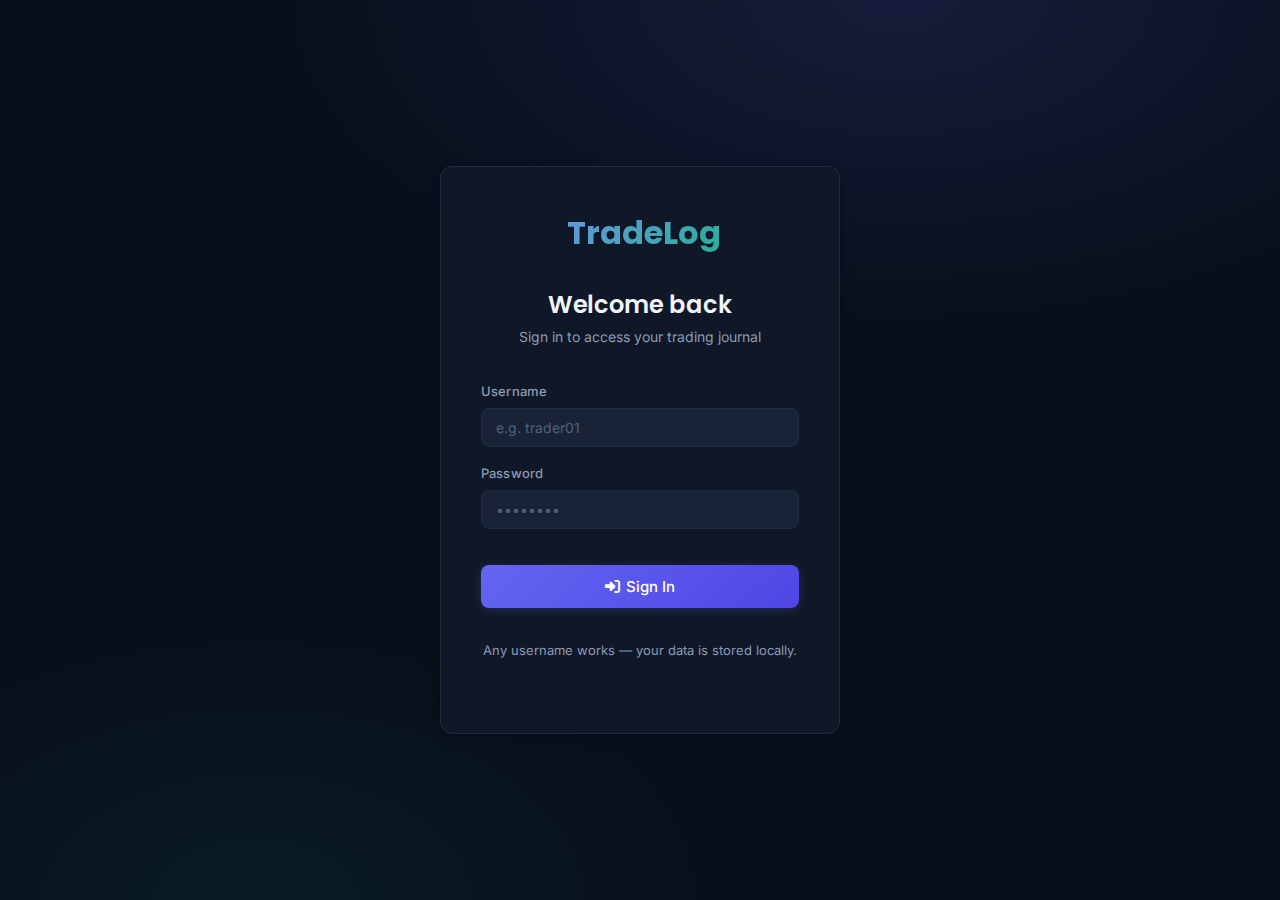
<file: index.html>
<!DOCTYPE html>
<html lang="en">

<head>
    <meta charset="UTF-8">
    <meta name="viewport" content="width=device-width, initial-scale=1.0">
    <meta name="description"
        content="TradeLog — Professional trading journal for XAUUSD traders. Sign in to access your dashboard.">
    <title>Sign In | TradeLog</title>
    <link rel="stylesheet" href="style.css">
    <link rel="preconnect" href="https://fonts.googleapis.com">
    <link rel="preconnect" href="https://fonts.gstatic.com" crossorigin>
    <link rel="stylesheet"
        href="https://fonts.googleapis.com/css2?family=Inter:wght@300;400;500;600;700&family=Poppins:wght@400;500;600;700&display=swap">
    <link rel="stylesheet" href="https://cdnjs.cloudflare.com/ajax/libs/font-awesome/6.5.0/css/all.min.css">
</head>

<body>
    <div class="auth-container">
        <div class="card auth-card animate-fade">

            <div class="auth-logo">
                <i class="fas fa-chart-candlestick"></i>
                TradeLog
            </div>

            <h2>Welcome back</h2>
            <p class="text-secondary" style="text-align:center;margin-bottom:2rem;font-size:0.875rem;">
                Sign in to access your trading journal
            </p>

            <form id="loginForm" novalidate>
                <div class="form-group">
                    <label for="username">Username</label>
                    <input type="text" id="username" class="form-control" placeholder="e.g. trader01"
                        autocomplete="username" required>
                </div>
                <div class="form-group">
                    <label for="password">Password</label>
                    <input type="password" id="password" class="form-control" placeholder="••••••••"
                        autocomplete="current-password" required>
                </div>

                <button type="submit" class="btn btn-primary w-full"
                    style="margin-top:1.25rem;padding:0.75rem 1rem;font-size:0.9375rem;">
                    <i class="fas fa-sign-in-alt"></i> Sign In
                </button>
            </form>

            <p class="text-secondary" style="text-align:center;margin-top:2rem;font-size:0.8125rem;">
                Any username works — your data is stored locally.
            </p>
        </div>
    </div>

    <script src="js/storage.js"></script>
    <script>
        // Simple login: just validate non-empty, save, redirect
        document.addEventListener('DOMContentLoaded', () => {
            // Auto-redirect if already logged in
            const state = Storage.load();
            if (state && state.user) {
                window.location.href = 'dashboard.html';
                return;
            }

            document.getElementById('loginForm').addEventListener('submit', (e) => {
                e.preventDefault();
                const username = document.getElementById('username').value.trim();
                if (!username) return;
                const state = Storage.load();
                state.user = { username };
                Storage.save(state);
                window.location.href = 'dashboard.html';
            });
        });
    </script>
</body>

</html>
</file>
<file: style.css>
/* =========================================================
   TradeLog v2 — Production CSS
   Mobile-first, dark SaaS aesthetic
   ========================================================= */

@import url('https://fonts.googleapis.com/css2?family=Inter:wght@300;400;500;600;700&family=Poppins:wght@400;500;600;700&display=swap');

/* ─────────────────────────────────────────────────────────
   CSS Custom Properties (Design Tokens)
───────────────────────────────────────────────────────── */
:root {
    /* Backgrounds */
    --bg-main: #090f1a;
    --bg-card: #101827;
    --bg-sidebar: #0b1120;
    --bg-input: #1a2336;
    --bg-input-focus: #1e2b42;
    --bg-hover: rgba(255, 255, 255, 0.03);

    /* Text */
    --text-primary: #f0f4fc;
    --text-secondary: #8b9ab5;
    --text-muted: #4f607a;

    /* Accent (Indigo) */
    --accent: #6366f1;
    --accent-hover: #4f46e5;
    --accent-light: #818cf8;
    --accent-soft: rgba(99, 102, 241, 0.12);
    --accent-glow: rgba(99, 102, 241, 0.25);

    /* Status */
    --success: #10b981;
    --success-soft: rgba(16, 185, 129, 0.12);
    --danger: #ef4444;
    --danger-soft: rgba(239, 68, 68, 0.12);
    --warning: #f59e0b;
    --warning-soft: rgba(245, 158, 11, 0.12);
    --teal: #14b8a6;
    --teal-soft: rgba(20, 184, 166, 0.12);
    --purple: #a855f7;
    --purple-soft: rgba(168, 85, 247, 0.12);
    --orange: #f97316;
    --orange-soft: rgba(249, 115, 22, 0.12);

    /* Borders */
    --border: #1e2d42;
    --border-hover: #2d4060;
    --border-focus: var(--accent);

    /* Layout */
    --sidebar-width: 260px;
    --header-h: 60px;
    --radius-xl: 16px;
    --radius-lg: 12px;
    --radius-md: 8px;
    --radius-sm: 5px;

    /* Shadows */
    --shadow-sm: 0 2px 8px rgba(0, 0, 0, 0.25);
    --shadow-md: 0 4px 16px rgba(0, 0, 0, 0.3);
    --shadow-lg: 0 8px 32px rgba(0, 0, 0, 0.4);
    --shadow-card: 0 1px 3px rgba(0, 0, 0, 0.2), 0 4px 12px rgba(0, 0, 0, 0.15);

    /* Transitions */
    --transition: all 0.2s cubic-bezier(0.4, 0, 0.2, 1);

    /* Font */
    --font-body: 'Inter', system-ui, sans-serif;
    --font-head: 'Poppins', system-ui, sans-serif;
}

/* ─────────────────────────────────────────────────────────
   Reset & Base
───────────────────────────────────────────────────────── */
*,
*::before,
*::after {
    margin: 0;
    padding: 0;
    box-sizing: border-box;
}

html {
    scroll-behavior: smooth;
}

body {
    font-family: var(--font-body);
    background: var(--bg-main);
    color: var(--text-primary);
    line-height: 1.6;
    -webkit-font-smoothing: antialiased;
    -moz-osx-font-smoothing: grayscale;
    overflow-x: hidden;
    min-height: 100vh;
}

h1,
h2,
h3,
h4,
h5,
h6 {
    font-family: var(--font-head);
    font-weight: 600;
    line-height: 1.25;
}

a {
    color: var(--accent-light);
    text-decoration: none;
}

img {
    max-width: 100%;
}

ul,
ol {
    list-style: none;
}

/* ─────────────────────────────────────────────────────────
   Utility Classes
───────────────────────────────────────────────────────── */
.flex {
    display: flex;
}

.flex-col {
    flex-direction: column;
}

.items-center {
    align-items: center;
}

.items-start {
    align-items: flex-start;
}

.justify-between {
    justify-content: space-between;
}

.justify-center {
    justify-content: center;
}

.gap-2 {
    gap: 0.5rem;
}

.gap-3 {
    gap: 0.75rem;
}

.gap-4 {
    gap: 1rem;
}

.p-section {
    padding: 1.5rem;
}

.mb-2 {
    margin-bottom: 0.5rem;
}

.mb-4 {
    margin-bottom: 1rem;
}

.mb-6 {
    margin-bottom: 1.5rem;
}

.mt-4 {
    margin-top: 1rem;
}

.w-full {
    width: 100%;
}

.text-center {
    text-align: center;
}

.text-right {
    text-align: right;
}

.text-muted {
    color: var(--text-muted);
}

.text-secondary {
    color: var(--text-secondary);
}

.text-success {
    color: var(--success);
}

.text-danger {
    color: var(--danger);
}

.text-warning {
    color: var(--warning);
}

.text-accent {
    color: var(--accent-light);
}

/* Responsive visibility */
.hide-mobile {
    display: block;
}

.show-mobile {
    display: none;
}

/* ─────────────────────────────────────────────────────────
   Buttons
───────────────────────────────────────────────────────── */
.btn {
    display: inline-flex;
    align-items: center;
    justify-content: center;
    gap: 0.4rem;
    padding: 0.5rem 1rem;
    border-radius: var(--radius-md);
    font-family: var(--font-body);
    font-size: 0.875rem;
    font-weight: 500;
    cursor: pointer;
    border: none;
    transition: var(--transition);
    white-space: nowrap;
    outline: none;
    position: relative;
    overflow: hidden;
}

.btn:focus-visible {
    box-shadow: 0 0 0 3px var(--accent-glow);
}

.btn-primary {
    background: linear-gradient(135deg, var(--accent), #4f46e5);
    color: #fff;
    box-shadow: 0 2px 8px var(--accent-glow);
}

.btn-primary:hover {
    background: linear-gradient(135deg, var(--accent-hover), #4338ca);
    transform: translateY(-1px);
    box-shadow: 0 4px 16px var(--accent-glow);
}

.btn-primary:active {
    transform: translateY(0);
}

.btn-outline {
    background: transparent;
    border: 1px solid var(--border);
    color: var(--text-primary);
}

.btn-outline:hover {
    border-color: var(--border-hover);
    background: var(--bg-hover);
}

.btn-danger {
    background: var(--danger);
    color: #fff;
}

.btn-danger:hover {
    background: #dc2626;
    transform: translateY(-1px);
}

.btn-ghost {
    background: transparent;
    color: var(--text-secondary);
}

.btn-ghost:hover {
    color: var(--text-primary);
    background: var(--bg-hover);
}

/* ─────────────────────────────────────────────────────────
   Cards
───────────────────────────────────────────────────────── */
.card {
    background: var(--bg-card);
    border: 1px solid var(--border);
    border-radius: var(--radius-lg);
    box-shadow: var(--shadow-card);
    overflow: hidden;
    transition: border-color 0.25s ease;
}

/* ─────────────────────────────────────────────────────────
   Form Controls
───────────────────────────────────────────────────────── */
.form-group {
    display: flex;
    flex-direction: column;
    gap: 0.4rem;
    margin-bottom: 1rem;
}

.form-group label {
    font-size: 0.8125rem;
    font-weight: 500;
    color: var(--text-secondary);
    letter-spacing: 0.01em;
}

.form-control {
    width: 100%;
    padding: 0.625rem 0.875rem;
    background: var(--bg-input);
    border: 1px solid var(--border);
    border-radius: var(--radius-md);
    color: var(--text-primary);
    font-family: var(--font-body);
    font-size: 0.875rem;
    transition: var(--transition);
    outline: none;
    appearance: none;
}

.form-control::placeholder {
    color: var(--text-muted);
}

.form-control:focus {
    border-color: var(--accent);
    background: var(--bg-input-focus);
    box-shadow: 0 0 0 3px var(--accent-soft);
}

.form-control:disabled {
    opacity: 0.45;
    cursor: not-allowed;
}

.form-control.calc-field {
    background: var(--bg-main);
    border-color: var(--border);
    color: var(--text-secondary);
    font-variant-numeric: tabular-nums;
}

.form-control.calc-field:not([readonly]) {
    background: var(--bg-input);
    color: var(--text-primary);
}

select.form-control {
    background-image: url("data:image/svg+xml,%3Csvg xmlns='http://www.w3.org/2000/svg' viewBox='0 0 20 20' fill='%238b9ab5'%3E%3Cpath fill-rule='evenodd' d='M5.293 7.293a1 1 0 011.414 0L10 10.586l3.293-3.293a1 1 0 111.414 1.414l-4 4a1 1 0 01-1.414 0l-4-4a1 1 0 010-1.414z' clip-rule='evenodd'/%3E%3C/svg%3E");
    background-repeat: no-repeat;
    background-position: right 0.625rem center;
    background-size: 1.1em;
    padding-right: 2.25rem;
    cursor: pointer;
}

select.form-control option {
    background: var(--bg-card);
    padding: 0.5rem;
}

textarea.form-control {
    resize: vertical;
    min-height: 80px;
    line-height: 1.6;
}

.select-sm {
    font-size: 0.8125rem;
    padding: 0.4rem 2rem 0.4rem 0.65rem;
}

.input-with-prefix {
    display: flex;
    align-items: center;
    border: 1px solid var(--border);
    border-radius: var(--radius-md);
    overflow: hidden;
    transition: var(--transition);
}

.input-with-prefix:focus-within {
    border-color: var(--accent);
    box-shadow: 0 0 0 3px var(--accent-soft);
}

.input-prefix {
    padding: 0.625rem 0.75rem;
    background: var(--bg-main);
    border-right: 1px solid var(--border);
    color: var(--text-muted);
    font-size: 0.875rem;
    flex-shrink: 0;
}

.input-with-prefix .form-control {
    border: none;
    border-radius: 0;
    box-shadow: none;
}

.input-with-prefix .form-control:focus {
    box-shadow: none;
    border: none;
}

/* Label row (for manual toggle) */
.label-row {
    display: flex;
    align-items: center;
    justify-content: space-between;
}

.toggle-label {
    display: flex;
    align-items: center;
    gap: 0.3rem;
    cursor: pointer;
    font-size: 0.75rem;
    color: var(--text-secondary);
}

.toggle-label:hover {
    color: var(--accent-light);
}

.toggle-label input[type="checkbox"] {
    cursor: pointer;
    accent-color: var(--accent);
}

.toggle-text {
    user-select: none;
}

/* Form sections */
.form-section-divider {
    display: flex;
    align-items: center;
    gap: 1rem;
    margin: 1rem 0 0.75rem;
    font-size: 0.75rem;
    color: var(--text-muted);
    text-transform: uppercase;
    letter-spacing: 0.08em;
}

.form-section-divider::before,
.form-section-divider::after {
    content: '';
    flex: 1;
    height: 1px;
    background: var(--border);
}

/* Form grids */
.form-grid-2 {
    display: grid;
    grid-template-columns: 1fr 1fr;
    gap: 0 1rem;
}

.form-grid-3 {
    display: grid;
    grid-template-columns: 1fr 1fr 1.5fr;
    gap: 0 1rem;
}

/* Form error banner */
.form-error-banner {
    background: var(--danger-soft);
    border: 1px solid rgba(239, 68, 68, 0.3);
    border-radius: var(--radius-md);
    padding: 0.875rem 1rem;
    margin-bottom: 1rem;
    display: flex;
    gap: 0.75rem;
    align-items: flex-start;
    font-size: 0.875rem;
    color: var(--danger);
}

.form-error-banner i {
    margin-top: 2px;
    flex-shrink: 0;
}

.form-error-banner ul {
    padding-left: 0.25rem;
}

.form-error-banner ul li+li {
    margin-top: 0.25rem;
}

/* ─────────────────────────────────────────────────────────
   Auth Page
───────────────────────────────────────────────────────── */
.auth-container {
    min-height: 100vh;
    display: flex;
    align-items: center;
    justify-content: center;
    padding: 1.5rem;
    background:
        radial-gradient(ellipse 80% 60% at 70% 0%, rgba(99, 102, 241, 0.15) 0%, transparent 60%),
        radial-gradient(ellipse 60% 50% at 20% 100%, rgba(16, 185, 129, 0.08) 0%, transparent 60%),
        var(--bg-main);
}

.auth-card {
    width: 100%;
    max-width: 400px;
    padding: 2.5rem;
}

.auth-logo {
    font-size: 2rem;
    font-family: var(--font-head);
    font-weight: 700;
    background: linear-gradient(135deg, var(--accent-light), var(--success));
    -webkit-background-clip: text;
    -webkit-text-fill-color: transparent;
    background-clip: text;
    display: flex;
    align-items: center;
    gap: 0.5rem;
    justify-content: center;
    margin-bottom: 2rem;
}

.auth-logo i {
    -webkit-text-fill-color: var(--accent);
}

.auth-card h2 {
    text-align: center;
    margin-bottom: 0.375rem;
}

.auth-card>.text-secondary {
    text-align: center;
    margin-bottom: 2rem;
    font-size: 0.875rem;
}

/* ─────────────────────────────────────────────────────────
   App Shell Layout
───────────────────────────────────────────────────────── */
.app-shell {
    display: flex;
    min-height: 100vh;
}

/* ─────────────────────────────────────────────────────────
   Sidebar
───────────────────────────────────────────────────────── */
.sidebar {
    width: var(--sidebar-width);
    background: var(--bg-sidebar);
    border-right: 1px solid var(--border);
    position: fixed;
    top: 0;
    left: 0;
    height: 100vh;
    display: flex;
    flex-direction: column;
    z-index: 100;
    transition: left 0.3s cubic-bezier(0.4, 0, 0.2, 1);
}

.sidebar-brand {
    display: flex;
    align-items: center;
    gap: 0.75rem;
    padding: 1.25rem 1.25rem;
    border-bottom: 1px solid var(--border);
    cursor: pointer;
    text-decoration: none;
    transition: var(--transition);
}

.sidebar-brand:hover {
    background: var(--bg-hover);
}

.sidebar-brand-icon {
    width: 34px;
    height: 34px;
    background: linear-gradient(135deg, var(--accent), #4f46e5);
    border-radius: var(--radius-md);
    display: flex;
    align-items: center;
    justify-content: center;
    color: #fff;
    font-size: 1rem;
    flex-shrink: 0;
    box-shadow: 0 2px 8px var(--accent-glow);
}

.sidebar-brand-name {
    font-family: var(--font-head);
    font-weight: 700;
    font-size: 1.1rem;
    color: var(--text-primary);
}

.nav-links {
    flex: 1;
    padding: 1rem 0.75rem;
    overflow-y: auto;
}

.nav-section-label {
    font-size: 0.65rem;
    font-weight: 600;
    text-transform: uppercase;
    letter-spacing: 0.1em;
    color: var(--text-muted);
    padding: 0.4rem 0.75rem;
    margin-bottom: 0.25rem;
}

.nav-item {
    display: flex;
    align-items: center;
    gap: 0.75rem;
    padding: 0.65rem 0.875rem;
    border-radius: var(--radius-md);
    color: var(--text-secondary);
    margin-bottom: 0.15rem;
    cursor: pointer;
    transition: var(--transition);
    font-size: 0.875rem;
    font-weight: 500;
    border: 1px solid transparent;
}

.nav-item i {
    width: 18px;
    text-align: center;
    flex-shrink: 0;
    font-size: 0.95rem;
}

.nav-item span {
    flex: 1;
}

.nav-item:hover {
    background: var(--bg-hover);
    color: var(--text-primary);
}

.nav-item.active {
    background: var(--accent-soft);
    color: var(--accent-light);
    border-color: var(--accent-soft);
}

.nav-item.active i {
    color: var(--accent);
}

.sidebar-footer {
    padding: 0.875rem 0.75rem;
    border-top: 1px solid var(--border);
}

.sidebar-user {
    display: flex;
    align-items: center;
    gap: 0.75rem;
    padding: 0.5rem 0.875rem;
    margin-bottom: 0.25rem;
}

.sidebar-avatar {
    width: 34px;
    height: 34px;
    border-radius: 50%;
    background: var(--accent-soft);
    border: 1px solid var(--accent-soft);
    display: flex;
    align-items: center;
    justify-content: center;
    color: var(--accent-light);
    font-size: 0.875rem;
    flex-shrink: 0;
}

.sidebar-user-info {
    min-width: 0;
}

.sidebar-username {
    font-weight: 600;
    font-size: 0.875rem;
    color: var(--text-primary);
    white-space: nowrap;
    overflow: hidden;
    text-overflow: ellipsis;
}

.sidebar-user-role {
    font-size: 0.7rem;
    color: var(--text-muted);
}

/* ─────────────────────────────────────────────────────────
   Mobile Top Bar
───────────────────────────────────────────────────────── */
.mobile-top-bar {
    display: none;
    position: fixed;
    top: 0;
    left: 0;
    width: 100%;
    height: var(--header-h);
    background: var(--bg-sidebar);
    border-bottom: 1px solid var(--border);
    z-index: 101;
    align-items: center;
    justify-content: space-between;
    padding: 0 1rem;
}

.mobile-logo {
    font-family: var(--font-head);
    font-weight: 700;
    font-size: 1.1rem;
    color: var(--text-primary);
    display: flex;
    align-items: center;
}

.mobile-menu-btn {
    width: 40px;
    height: 40px;
    background: transparent;
    border: 1px solid var(--border);
    border-radius: var(--radius-md);
    color: var(--text-primary);
    font-size: 1rem;
    cursor: pointer;
    display: flex;
    align-items: center;
    justify-content: center;
    transition: var(--transition);
}

.mobile-menu-btn:hover {
    background: var(--accent-soft);
    color: var(--accent);
    border-color: var(--accent-soft);
}

/* ─────────────────────────────────────────────────────────
   Sidebar Overlay
───────────────────────────────────────────────────────── */
.sidebar-overlay {
    display: none;
    position: fixed;
    inset: 0;
    background: rgba(0, 0, 0, 0.6);
    backdrop-filter: blur(6px);
    z-index: 99;
}

.sidebar-overlay.active {
    display: block;
}

/* ─────────────────────────────────────────────────────────
   Main Content
───────────────────────────────────────────────────────── */
.main-content {
    flex: 1;
    margin-left: var(--sidebar-width);
    padding: 2rem;
    transition: margin-left 0.3s ease;
    min-width: 0;
    max-width: calc(100vw - var(--sidebar-width));
}

/* ─────────────────────────────────────────────────────────
   View Transitions
───────────────────────────────────────────────────────── */
.view {
    display: none;
}

.view.view-active {
    display: block;
    animation: viewFadeIn 0.35s cubic-bezier(0.4, 0, 0.2, 1) forwards;
}

@keyframes viewFadeIn {
    from {
        opacity: 0;
        transform: translateY(8px);
    }

    to {
        opacity: 1;
        transform: translateY(0);
    }
}

/* ─────────────────────────────────────────────────────────
   View Header
───────────────────────────────────────────────────────── */
.view-header {
    display: flex;
    align-items: center;
    justify-content: space-between;
    gap: 1rem;
    margin-bottom: 1.75rem;
    flex-wrap: wrap;
}

.view-title {
    font-size: 1.625rem;
    font-weight: 700;
    color: var(--text-primary);
}

.view-subtitle {
    font-size: 0.875rem;
    color: var(--text-secondary);
    margin-top: 0.2rem;
}

.header-actions {
    display: flex;
    align-items: center;
    gap: 0.75rem;
    flex-wrap: wrap;
}

.filter-group {
    display: flex;
    align-items: center;
    gap: 0.5rem;
    background: var(--bg-card);
    border: 1px solid var(--border);
    border-radius: var(--radius-md);
    padding: 0.25rem 0.5rem 0.25rem 0.75rem;
}

.filter-label {
    color: var(--text-muted);
    font-size: 0.8rem;
    display: flex;
    align-items: center;
    flex-shrink: 0;
}

.filter-group select.form-control {
    background: transparent;
    border: none;
    box-shadow: none;
    padding-left: 0;
    border-left: 1px solid var(--border);
    border-radius: 0;
    padding-left: 0.5rem;
    min-width: 120px;
}

.filter-group select.form-control:focus {
    box-shadow: none;
}

/* ─────────────────────────────────────────────────────────
   KPI Cards (Dashboard Stats Grid)
───────────────────────────────────────────────────────── */
.stats-grid {
    display: grid;
    grid-template-columns: repeat(3, 1fr);
    gap: 1rem;
    margin-bottom: 1.75rem;
}

.kpi-card {
    display: flex;
    align-items: center;
    gap: 1rem;
    padding: 1.25rem 1.5rem;
    transition: var(--transition);
    position: relative;
    overflow: hidden;
}

.kpi-card::after {
    content: '';
    position: absolute;
    inset: 0;
    border-radius: inherit;
    opacity: 0;
    background: var(--bg-hover);
    transition: opacity 0.2s;
}

.kpi-card:hover::after {
    opacity: 1;
}

.kpi-card:hover {
    border-color: var(--border-hover);
    transform: translateY(-1px);
    box-shadow: var(--shadow-md);
}

.kpi-icon {
    width: 42px;
    height: 42px;
    border-radius: var(--radius-md);
    display: flex;
    align-items: center;
    justify-content: center;
    font-size: 1rem;
    flex-shrink: 0;
}

.kpi-icon-blue {
    background: var(--accent-soft);
    color: var(--accent-light);
}

.kpi-icon-green {
    background: var(--success-soft);
    color: var(--success);
}

.kpi-icon-red {
    background: var(--danger-soft);
    color: var(--danger);
}

.kpi-icon-purple {
    background: var(--purple-soft);
    color: var(--purple);
}

.kpi-icon-orange {
    background: var(--orange-soft);
    color: var(--orange);
}

.kpi-icon-teal {
    background: var(--teal-soft);
    color: var(--teal);
}

.kpi-icon-warn {
    background: var(--warning-soft);
    color: var(--warning);
}

.kpi-body {
    min-width: 0;
}

.kpi-label {
    font-size: 0.7rem;
    color: var(--text-muted);
    font-weight: 600;
    text-transform: uppercase;
    letter-spacing: 0.06em;
    line-height: 1.3;
    margin-bottom: 0.25rem;
}

.kpi-value {
    font-size: 1.375rem;
    font-weight: 700;
    font-variant-numeric: tabular-nums;
    line-height: 1.2;
}

/* ─────────────────────────────────────────────────────────
   Charts Grid
───────────────────────────────────────────────────────── */
.charts-grid {
    display: grid;
    grid-template-columns: 2fr 1fr;
    gap: 1.25rem;
    margin-bottom: 1.25rem;
}

.chart-card {
    display: flex;
    flex-direction: column;
}

.chart-card-header {
    display: flex;
    align-items: center;
    justify-content: space-between;
    padding: 1.125rem 1.5rem;
    border-bottom: 1px solid var(--border);
    flex-shrink: 0;
}

.chart-card-header h3 {
    font-size: 0.9375rem;
}

.chart-label {
    font-size: 0.75rem;
    color: var(--text-muted);
}

.chart-wrapper {
    flex: 1;
    padding: 1.25rem;
    min-height: 280px;
}

/* Section header (for table cards) */
.section-header {
    display: flex;
    align-items: center;
    justify-content: space-between;
    margin-bottom: 1rem;
}

.section-header h3 {
    font-size: 0.9375rem;
}

/* ─────────────────────────────────────────────────────────
   Account Cards
───────────────────────────────────────────────────────── */
.summary-grid {
    display: grid;
    grid-template-columns: repeat(3, 1fr);
    gap: 1.5rem;
    margin-bottom: 2rem;
}

#accountsList {
    max-height: calc(2 * 340px + 1 * 1.5rem);
    /* Approx 2 rows for 6 cards */
    overflow-y: auto;
    overflow-x: hidden;
    padding-right: 0.5rem;
    /* Room for scrollbar */
}

/* Custom scrollbar for accounts list */
#accountsList::-webkit-scrollbar {
    width: 6px;
}

#accountsList::-webkit-scrollbar-track {
    background: transparent;
}

#accountsList::-webkit-scrollbar-thumb {
    background: var(--border-hover);
    border-radius: 4px;
}

#accountsList::-webkit-scrollbar-thumb:hover {
    background: var(--text-muted);
}

@media (max-width: 1024px) {
    #accountsList {
        max-height: calc(3 * 340px + 2 * 1.5rem);
        /* Approx 3 rows for up to 6 cards (2 cols) */
    }
}

@media (max-width: 767px) {
    #accountsList {
        max-height: calc(6 * 340px + 5 * 1rem);
        /* 6 rows for 6 cards (1 col) */
    }
}

.account-card {
    padding: 1.75rem;
    transition: var(--transition);
}

.account-card:hover {
    border-color: var(--accent);
    box-shadow: 0 0 0 1px var(--accent), var(--shadow-md);
}

.account-card-header {
    display: flex;
    align-items: flex-start;
    justify-content: space-between;
    margin-bottom: 1rem;
}

.account-card-header h3 {
    font-size: 1.0625rem;
    margin-bottom: 0.35rem;
}

.account-balance {
    font-size: 2rem;
    font-weight: 700;
    font-variant-numeric: tabular-nums;
    margin-bottom: 1.25rem;
    background: linear-gradient(135deg, var(--text-primary) 60%, var(--text-secondary));
    -webkit-background-clip: text;
    -webkit-text-fill-color: transparent;
    background-clip: text;
}

.account-stats-row {
    display: grid;
    grid-template-columns: repeat(4, 1fr);
    gap: 0.75rem;
    padding: 1rem 1rem;
    background: rgba(255, 255, 255, 0.02);
    border-radius: var(--radius-md);
    border: 1px solid var(--border);
    margin-bottom: 1rem;
}

.account-stat {
    text-align: center;
}

.account-stat-label {
    display: block;
    font-size: 0.68rem;
    color: var(--text-muted);
    text-transform: uppercase;
    letter-spacing: 0.05em;
    margin-bottom: 0.3rem;
}

.account-stat-value {
    font-size: 0.9375rem;
    font-weight: 600;
}

.account-mini-stats {
    display: flex;
    gap: 1.25rem;
    margin-bottom: 0.5rem;
    padding: 0.625rem 0;
    border-top: 1px solid var(--border);
}

.mini-stat {
    display: flex;
    gap: 0.4rem;
    align-items: center;
    font-size: 0.875rem;
}

.mini-stat>span:first-child {
    font-size: 0.8rem;
}

/* ─────────────────────────────────────────────────────────
   Journal View
───────────────────────────────────────────────────────── */
.journal-stats-bar {
    display: flex;
    align-items: center;
    justify-content: space-between;
    padding: 1rem 1.5rem;
    margin-bottom: 1.25rem;
    flex-wrap: wrap;
    gap: 1rem;
}

.journal-back-row {
    display: flex;
    align-items: center;
    gap: 0.875rem;
}

.journal-title-block {
    display: flex;
    align-items: center;
    gap: 0.625rem;
    flex-wrap: wrap;
}

.journal-title-block h1 {
    font-size: 1.25rem;
}

.journal-kpi-row {
    display: flex;
    align-items: center;
    gap: 2rem;
    flex-wrap: wrap;
}

.journal-kpi {
    text-align: right;
}

.journal-kpi-label {
    display: block;
    font-size: 0.7rem;
    color: var(--text-muted);
    text-transform: uppercase;
    letter-spacing: 0.05em;
}

.journal-kpi-value {
    font-size: 1.125rem;
    font-weight: 700;
}

.back-btn {
    width: 36px;
    height: 36px;
    display: flex;
    align-items: center;
    justify-content: center;
    border-radius: 50%;
    background: var(--bg-input);
    border: 1px solid var(--border);
    color: var(--text-primary);
    cursor: pointer;
    transition: var(--transition);
    flex-shrink: 0;
}

.back-btn:hover {
    background: var(--border);
    transform: translateX(-2px);
}

.journal-table-header {
    display: flex;
    align-items: center;
    justify-content: space-between;
    padding: 1rem 1.5rem;
    border-bottom: 1px solid var(--border);
}

.journal-table-header h3 {
    font-size: 0.9375rem;
}

/* ─────────────────────────────────────────────────────────
   Table
───────────────────────────────────────────────────────── */
.table-container {
    overflow-x: auto;
    width: 100%;
    -webkit-overflow-scrolling: touch;
}

table {
    width: 100%;
    border-collapse: collapse;
    text-align: left;
    font-size: 0.8375rem;
}

thead th {
    padding: 0.75rem 1rem;
    color: var(--text-muted);
    font-size: 0.7rem;
    font-weight: 600;
    text-transform: uppercase;
    letter-spacing: 0.07em;
    border-bottom: 1px solid var(--border);
    white-space: nowrap;
    background: rgba(255, 255, 255, 0.01);
}

tbody td {
    padding: 0.75rem 1rem;
    border-bottom: 1px solid var(--border);
    color: var(--text-primary);
    vertical-align: middle;
}

tbody tr:last-child td {
    border-bottom: none;
}

tbody tr {
    transition: background 0.15s ease;
}

tbody tr:hover td {
    background: rgba(255, 255, 255, 0.025);
}

/* ─────────────────────────────────────────────────────────
   Badges
───────────────────────────────────────────────────────── */
.badge {
    display: inline-flex;
    align-items: center;
    padding: 0.2rem 0.55rem;
    border-radius: 100px;
    font-size: 0.7rem;
    font-weight: 600;
    letter-spacing: 0.02em;
    white-space: nowrap;
}

.badge-buy {
    background: var(--success-soft);
    color: var(--success);
}

.badge-sell {
    background: var(--danger-soft);
    color: var(--danger);
}

.badge-secondary {
    background: var(--accent-soft);
    color: var(--accent-light);
}

.badge-standard-type {
    background: var(--accent-soft);
    color: var(--accent-light);
}

.badge-cent-type {
    background: var(--teal-soft);
    color: var(--teal);
}

/* R:R badge */
.rr-badge {
    font-size: 0.75rem;
    font-weight: 600;
    color: var(--warning);
    background: var(--warning-soft);
    padding: 0.15rem 0.45rem;
    border-radius: 4px;
    white-space: nowrap;
    font-variant-numeric: tabular-nums;
}

/* ─────────────────────────────────────────────────────────
   Action Buttons (Table)
───────────────────────────────────────────────────────── */
.action-btns {
    display: flex;
    gap: 0.375rem;
}

.action-btn {
    width: 28px;
    height: 28px;
    display: flex;
    align-items: center;
    justify-content: center;
    border-radius: var(--radius-sm);
    color: var(--text-muted);
    background: var(--bg-input);
    border: 1px solid var(--border);
    cursor: pointer;
    transition: var(--transition);
    font-size: 0.75rem;
}

.action-btn:hover {
    color: var(--text-primary);
    border-color: var(--border-hover);
}

.action-btn.edit:hover {
    color: var(--warning);
    border-color: rgba(245, 158, 11, 0.4);
    background: var(--warning-soft);
}

.action-btn.delete:hover {
    color: var(--danger);
    border-color: rgba(239, 68, 68, 0.4);
    background: var(--danger-soft);
}

/* ─────────────────────────────────────────────────────────
   Pagination
───────────────────────────────────────────────────────── */
.pagination-bar {
    display: flex;
    align-items: center;
    justify-content: space-between;
    padding: 0.875rem 1.5rem;
    border-top: 1px solid var(--border);
    background: rgba(15, 24, 42, 0.5);
    flex-wrap: wrap;
    gap: 0.75rem;
}

.pagination-controls {
    display: flex;
    align-items: center;
    gap: 0.625rem;
}

.pagination-info {
    font-size: 0.8125rem;
    color: var(--text-secondary);
}

.page-btn {
    padding: 0.35rem 0.75rem;
    font-size: 0.8125rem;
    min-width: 0;
}

.page-btn:disabled {
    opacity: 0.3;
    cursor: not-allowed;
    pointer-events: none;
}

.items-per-page {
    display: flex;
    align-items: center;
    gap: 0.5rem;
    font-size: 0.8125rem;
    color: var(--text-secondary);
}

.items-per-page select {
    background: var(--bg-input);
    border: 1px solid var(--border);
    color: var(--text-primary);
    padding: 0.3rem 0.5rem;
    border-radius: var(--radius-sm);
    outline: none;
    cursor: pointer;
    font-size: 0.8125rem;
}

/* Cell scrollable (large text in td) */
.cell-scrollable {
    max-width: 18ch;
    overflow: hidden;
    text-overflow: ellipsis;
    white-space: nowrap;
}

/* ─────────────────────────────────────────────────────────
   Modals
───────────────────────────────────────────────────────── */
.modal {
    display: none;
    position: fixed;
    inset: 0;
    background: rgba(0, 0, 0, 0.75);
    backdrop-filter: blur(8px);
    z-index: 1000;
    align-items: center;
    justify-content: center;
    padding: 1rem;
}

.modal-open {
    /* set by JS */
}

.modal-content {
    width: 100%;
    max-width: 500px;
    max-height: 92vh;
    overflow-y: auto;
    animation: modalIn 0.25s cubic-bezier(0.34, 1.56, 0.64, 1) forwards;
    border: 1px solid var(--border-hover);
}

.modal-content-lg {
    max-width: 680px;
}

.modal-content-sm {
    max-width: 400px;
}

@keyframes modalIn {
    from {
        opacity: 0;
        transform: scale(0.93) translateY(12px);
    }

    to {
        opacity: 1;
        transform: scale(1) translateY(0);
    }
}

.modal-header {
    display: flex;
    align-items: center;
    justify-content: space-between;
    padding: 1.25rem 1.5rem;
    border-bottom: 1px solid var(--border);
}

.modal-header h2 {
    font-size: 1.0625rem;
}

.modal-close-btn {
    width: 32px;
    height: 32px;
    display: flex;
    align-items: center;
    justify-content: center;
    border-radius: var(--radius-md);
    background: transparent;
    border: 1px solid var(--border);
    color: var(--text-secondary);
    cursor: pointer;
    transition: var(--transition);
    font-size: 0.875rem;
}

.modal-close-btn:hover {
    background: var(--danger-soft);
    color: var(--danger);
    border-color: rgba(239, 68, 68, 0.3);
}

.modal-body {
    padding: 1.5rem;
}

.modal-actions {
    display: flex;
    justify-content: flex-end;
    gap: 0.75rem;
    margin-top: 1.5rem;
    padding-top: 1.25rem;
    border-top: 1px solid var(--border);
}

/* ─────────────────────────────────────────────────────────
   Toast Notifications
───────────────────────────────────────────────────────── */
.toast {
    position: fixed;
    bottom: 1.5rem;
    right: 1.5rem;
    display: flex;
    align-items: center;
    gap: 0.75rem;
    padding: 0.875rem 1.25rem;
    border-radius: var(--radius-md);
    font-size: 0.875rem;
    font-weight: 500;
    z-index: 9999;
    min-width: 240px;
    max-width: 380px;
    box-shadow: var(--shadow-lg);
    border: 1px solid transparent;
    transform: translateY(20px);
    opacity: 0;
    transition: transform 0.35s cubic-bezier(0.34, 1.56, 0.64, 1), opacity 0.35s ease;
}

.toast.show {
    transform: translateY(0);
    opacity: 1;
}

.toast-success {
    background: #0a2a1e;
    color: var(--success);
    border-color: rgba(16, 185, 129, 0.3);
}

.toast-error {
    background: #2a0a0a;
    color: var(--danger);
    border-color: rgba(239, 68, 68, 0.3);
}

.toast-warning {
    background: #2a1e0a;
    color: var(--warning);
    border-color: rgba(245, 158, 11, 0.3);
}

/* ─────────────────────────────────────────────────────────
   Empty State
───────────────────────────────────────────────────────── */
.empty-state {
    display: flex;
    flex-direction: column;
    align-items: center;
    justify-content: center;
    padding: 3rem 1.5rem;
    text-align: center;
    gap: 0.75rem;
}

.empty-state-icon {
    width: 64px;
    height: 64px;
    border-radius: 50%;
    background: var(--accent-soft);
    display: flex;
    align-items: center;
    justify-content: center;
    font-size: 1.5rem;
    color: var(--accent);
    margin-bottom: 0.5rem;
}

.empty-state h3 {
    font-size: 1.0625rem;
    color: var(--text-primary);
}

.empty-state p {
    font-size: 0.875rem;
    color: var(--text-secondary);
    max-width: 280px;
}

/* ─────────────────────────────────────────────────────────
   Settings / Guide Specific
───────────────────────────────────────────────────────── */
.settings-grid {
    display: grid;
    grid-template-columns: 1fr 1fr;
    gap: 1.25rem;
}

.calc-ref {
    display: flex;
    flex-direction: column;
    gap: 0.5rem;
}

.calc-ref-row {
    display: flex;
    gap: 1rem;
    align-items: flex-start;
    padding: 0.625rem;
    border-radius: var(--radius-md);
    background: rgba(255, 255, 255, 0.02);
    border: 1px solid var(--border);
    font-size: 0.8125rem;
}

.calc-ref-label {
    color: var(--text-secondary);
    font-weight: 600;
    min-width: 160px;
    flex-shrink: 0;
}

.calc-ref-formula {
    font-family: monospace;
    color: var(--accent-light);
    word-break: break-word;
}

.guide-grid {
    display: grid;
    grid-template-columns: repeat(auto-fill, minmax(280px, 1fr));
    gap: 1.25rem;
}

.guide-step-title {
    display: flex;
    align-items: center;
    gap: 0.75rem;
    margin-bottom: 0.75rem;
    font-size: 1rem;
}

.step-num {
    width: 32px;
    height: 32px;
    background: var(--accent-soft);
    color: var(--accent-light);
    border-radius: var(--radius-md);
    display: flex;
    align-items: center;
    justify-content: center;
    font-size: 0.75rem;
    font-weight: 700;
    font-family: var(--font-head);
    flex-shrink: 0;
}

/* ─────────────────────────────────────────────────────────
   Custom Scrollbar
───────────────────────────────────────────────────────── */
::-webkit-scrollbar {
    width: 6px;
    height: 6px;
}

::-webkit-scrollbar-track {
    background: transparent;
}

::-webkit-scrollbar-thumb {
    background: var(--border-hover);
    border-radius: 10px;
}

::-webkit-scrollbar-thumb:hover {
    background: var(--accent);
}

* {
    scrollbar-width: thin;
    scrollbar-color: var(--border-hover) transparent;
}

/* ─────────────────────────────────────────────────────────
   RESPONSIVE — Tablet (≤1024px)
───────────────────────────────────────────────────────── */
@media (max-width: 1024px) {
    .sidebar {
        left: calc(var(--sidebar-width) * -1);
    }

    .sidebar.active {
        left: 0;
    }

    .main-content {
        margin-left: 0;
        padding-top: calc(var(--header-h) + 1.25rem);
        padding-left: 1.25rem;
        padding-right: 1.25rem;
        max-width: 100vw;
    }

    .mobile-top-bar {
        display: flex;
    }

    .charts-grid {
        grid-template-columns: 1fr;
    }

    .settings-grid {
        grid-template-columns: 1fr;
    }

    .stats-grid {
        grid-template-columns: repeat(3, 1fr);
        gap: 0.875rem;
    }

    .summary-grid {
        grid-template-columns: repeat(2, 1fr);
        gap: 1.25rem;
    }
}

/* ─────────────────────────────────────────────────────────
   RESPONSIVE — Mobile (≤767px)
───────────────────────────────────────────────────────── */
@media (max-width: 767px) {
    .main-content {
        padding: calc(var(--header-h) + 1rem) 0.875rem 1rem;
    }

    .view-header {
        flex-direction: column;
        align-items: flex-start;
    }

    .view-title {
        font-size: 1.375rem;
    }

    .header-actions {
        width: 100%;
    }

    .filter-group {
        width: 100%;
    }

    .filter-group select.form-control {
        flex: 1;
        min-width: 0;
    }

    .stats-grid {
        grid-template-columns: 1fr 1fr;
        gap: 0.75rem;
    }

    .kpi-card {
        padding: 0.875rem 1rem;
        gap: 0.75rem;
    }

    .kpi-value {
        font-size: 1.0625rem;
    }

    .summary-grid {
        grid-template-columns: 1fr;
        gap: 1rem;
    }

    .account-stats-row {
        grid-template-columns: repeat(2, 1fr);
    }

    /* Journal header stacks */
    .journal-stats-bar {
        flex-direction: column;
        align-items: flex-start;
    }

    .journal-kpi-row {
        gap: 1.25rem;
    }

    .journal-kpi {
        text-align: left;
    }

    .journal-table-header {
        flex-direction: column;
        align-items: flex-start;
        gap: 0.75rem;
    }

    /* Modal full screen */
    .modal {
        align-items: flex-end;
        padding: 0;
    }

    .modal-content {
        max-width: 100%;
        max-height: 92dvh;
        border-radius: var(--radius-xl) var(--radius-xl) 0 0;
        border-bottom: none;
        animation: modalInMobile 0.3s cubic-bezier(0.4, 0, 0.2, 1) forwards;
    }

    @keyframes modalInMobile {
        from {
            transform: translateY(100%);
        }

        to {
            transform: translateY(0);
        }
    }

    .form-grid-2 {
        grid-template-columns: 1fr;
        gap: 0;
    }

    .form-grid-3 {
        grid-template-columns: 1fr 1fr;
        gap: 0 0.75rem;
    }

    .form-grid-3 .form-group:last-child {
        grid-column: 1 / -1;
    }

    .modal-actions {
        flex-direction: column-reverse;
    }

    .modal-actions .btn {
        width: 100%;
    }

    .pagination-bar {
        flex-direction: column;
        align-items: stretch;
        gap: 0.75rem;
    }

    .pagination-controls {
        justify-content: space-between;
    }

    .guide-grid {
        grid-template-columns: 1fr;
    }

    .settings-grid {
        grid-template-columns: 1fr;
    }

    .calc-ref-row {
        flex-direction: column;
        gap: 0.25rem;
    }

    .calc-ref-label {
        min-width: unset;
    }

    .hide-mobile {
        display: none !important;
    }

    .show-mobile {
        display: block !important;
    }

    .toast {
        left: 1rem;
        right: 1rem;
        min-width: unset;
        bottom: 1rem;
    }

    thead th {
        padding: 0.625rem 0.75rem;
        font-size: 0.65rem;
    }

    tbody td {
        padding: 0.625rem 0.75rem;
    }
}

/* ─────────────────────────────────────────────────────────
   RESPONSIVE — Small Mobile (≤400px)
───────────────────────────────────────────────────────── */
@media (max-width: 400px) {
    .stats-grid {
        grid-template-columns: 1fr;
    }

    .kpi-card {
        padding: 0.75rem;
    }

    .form-grid-3 {
        grid-template-columns: 1fr;
        gap: 0;
    }

    .form-grid-3 .form-group:last-child {
        grid-column: auto;
    }

    .account-stats-row {
        grid-template-columns: repeat(2, 1fr);
    }

    .account-balance {
        font-size: 1.375rem;
    }
}

/* ─────────────────────────────────────────────────────────
   Micro-animation: loading pulse (skeleton)
───────────────────────────────────────────────────────── */
@keyframes pulseShimmer {
    0% {
        opacity: 0.5;
    }

    50% {
        opacity: 1;
    }

    100% {
        opacity: 0.5;
    }
}

.skeleton {
    border-radius: var(--radius-md);
    background: var(--bg-input);
    animation: pulseShimmer 1.5s ease infinite;
}

/* ─────────────────────────────────────────────────────────
   Auth fade-in (login card)
───────────────────────────────────────────────────────── */
@keyframes authFadeIn {
    from {
        opacity: 0;
        transform: translateY(20px);
    }

    to {
        opacity: 1;
        transform: translateY(0);
    }
}

.animate-fade {
    animation: authFadeIn 0.5s cubic-bezier(0.4, 0, 0.2, 1) forwards;
}
</file>
